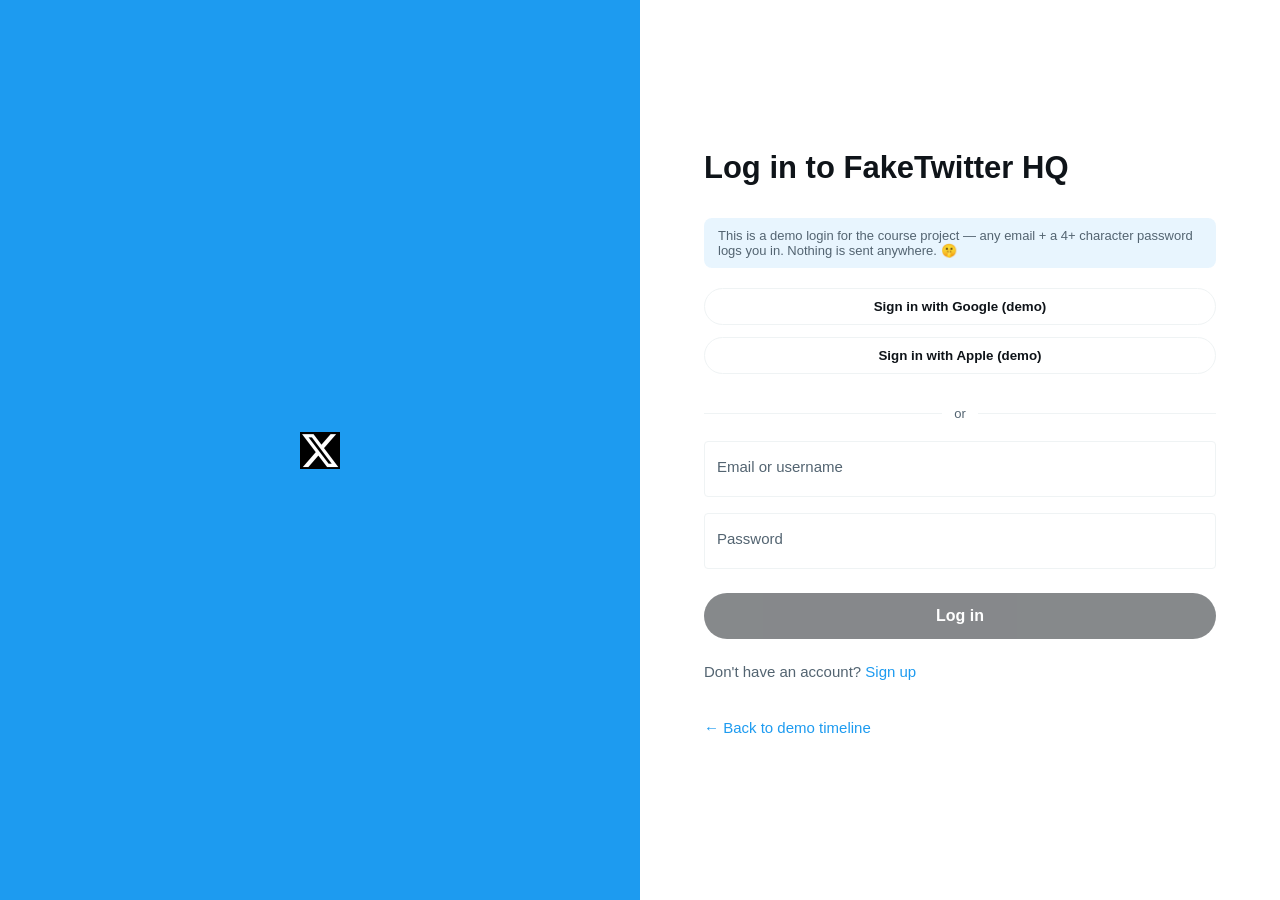
<file: login.html>
<!DOCTYPE html>
<html lang="en">
<head>
<meta charset="UTF-8">
<meta name="viewport" content="width=device-width, initial-scale=1.0">
<title>Log in / x timeline</title>
<link rel="stylesheet" href="./style.css">
<style>
  .login-wrap {
    min-height: 100vh;
    display: grid;
    grid-template-columns: 1fr 1fr;
  }
  .login-brand {
    background: var(--blue);
    display: flex;
    align-items: center;
    justify-content: center;
  }
  .login-brand svg { width: 220px; height: 220px; color: #fff; }
  .login-panel {
    display: flex;
    flex-direction: column;
    justify-content: center;
    padding: 40px 10%;
  }
  .login-panel .mobile-logo { display: none; color: var(--blue); width: 40px; height: 40px; margin-bottom: 24px; }
  .login-panel h1 { font-size: 31px; margin: 0 0 32px; }
  .field {
    border: 1px solid var(--border);
    border-radius: 4px;
    padding: 14px 12px 0;
    margin-bottom: 16px;
    position: relative;
    height: 56px;
  }
  .field.error { border-color: var(--pink); }
  .field label {
    position: absolute;
    left: 12px;
    top: 16px;
    color: var(--text-secondary);
    font-size: 15px;
    transition: 0.15s ease;
    pointer-events: none;
  }
  .field input {
    width: 100%;
    border: none;
    outline: none;
    background: transparent;
    color: var(--text);
    font-size: 17px;
    padding-top: 8px;
  }
  .field input:focus ~ label,
  .field input:not(:placeholder-shown) ~ label {
    top: 6px;
    font-size: 12px;
    color: var(--blue);
  }
  .field.error input:focus ~ label, .field.error input:not(:placeholder-shown) ~ label { color: var(--pink); }
  .error-text { color: var(--pink); font-size: 13px; margin: -10px 0 14px; display: none; }
  .error-text.show { display: block; }
  .login-submit {
    background: var(--text);
    color: var(--bg);
    border: none;
    border-radius: var(--radius-full);
    padding: 14px 0;
    font-weight: 700;
    font-size: 16px;
    width: 100%;
    margin-top: 8px;
    opacity: 0.5;
  }
  .login-submit.active { opacity: 1; }
  .divider { display: flex; align-items: center; gap: 12px; margin: 20px 0; color: var(--text-secondary); font-size: 13px; }
  .divider::before, .divider::after { content: ""; flex: 1; height: 1px; background: var(--border); }
  .alt-btn {
    width: 100%;
    padding: 10px 0;
    border-radius: var(--radius-full);
    border: 1px solid var(--border);
    background: transparent;
    color: var(--text);
    font-weight: 600;
    margin-bottom: 12px;
  }
  .alt-btn:hover { background: var(--hover); }
  .signup-line { margin-top: 24px; font-size: 15px; color: var(--text-secondary); }
  .signup-line a { color: var(--blue); }
  .demo-note { background: var(--blue-tint); border-radius: 8px; padding: 10px 14px; font-size: 13px; color: var(--text-secondary); margin-bottom: 20px; }
  @media (max-width: 900px) {
    .login-wrap { grid-template-columns: 1fr; }
    .login-brand { display: none; }
    .login-panel .mobile-logo { display: block; }
    .login-panel { padding: 40px 24px; }
  }
</style>
</head>
<body>

<div class="login-wrap">
  <div class="login-brand">
    <img src="./images/download.png" alt="Twitter logo" style="width: 40px; height: 40px; object-fit: contain;">
  </div>

  <div class="login-panel">
    <img class="mobile-logo" src="./images/download.png" alt="Twitter logo" style="width: 40px; height: 40px; object-fit: contain;">
    <h1>Log in to FakeTwitter HQ</h1>

    <div class="demo-note">This is a demo login for the course project — any email + a 4+ character password logs you in. Nothing is sent anywhere. 🤫</div>

    <button class="alt-btn">Sign in with Google (demo)</button>
    <button class="alt-btn">Sign in with Apple (demo)</button>
    <div class="divider">or</div>

    <form id="loginForm" novalidate>
      <div class="field" id="emailField">
        <input type="text" id="emailInput" placeholder=" " autocomplete="off">
        <label for="emailInput">Email or username</label>
      </div>
      <div class="error-text" id="emailError">Enter an email or username.</div>

      <div class="field" id="passField">
        <input type="password" id="passInput" placeholder=" " autocomplete="off">
        <label for="passInput">Password</label>
      </div>
      <div class="error-text" id="passError">Password must be at least 4 characters.</div>

      <button type="submit" class="login-submit" id="loginSubmit">Log in</button>
    </form>

    <p class="signup-line">Don't have an account? <a href="./signup.html">Sign up</a></p>
    <p class="signup-line"><a href="./index.html">← Back to demo timeline</a></p>
  </div>
</div>

<script>
  const emailInput = document.getElementById("emailInput");
  const passInput = document.getElementById("passInput");
  const submitBtn = document.getElementById("loginSubmit");
  const form = document.getElementById("loginForm");

  function validate() {
    const ok = emailInput.value.trim().length > 0 && passInput.value.length >= 4;
    submitBtn.classList.toggle("active", ok);
    return ok;
  }
  emailInput.addEventListener("input", validate);
  passInput.addEventListener("input", validate);

  form.addEventListener("submit", (e) => {
    e.preventDefault();
    const emailOk = emailInput.value.trim().length > 0;
    const passOk = passInput.value.length >= 4;
    document.getElementById("emailField").classList.toggle("error", !emailOk);
    document.getElementById("emailError").classList.toggle("show", !emailOk);
    document.getElementById("passField").classList.toggle("error", !passOk);
    document.getElementById("passError").classList.toggle("show", !passOk);
    if (emailOk && passOk) {
      localStorage.setItem("ftwitter_user", emailInput.value.trim());
      window.location.href = "index.html";
    }
  });
</script>
</body>
</html>
</file>
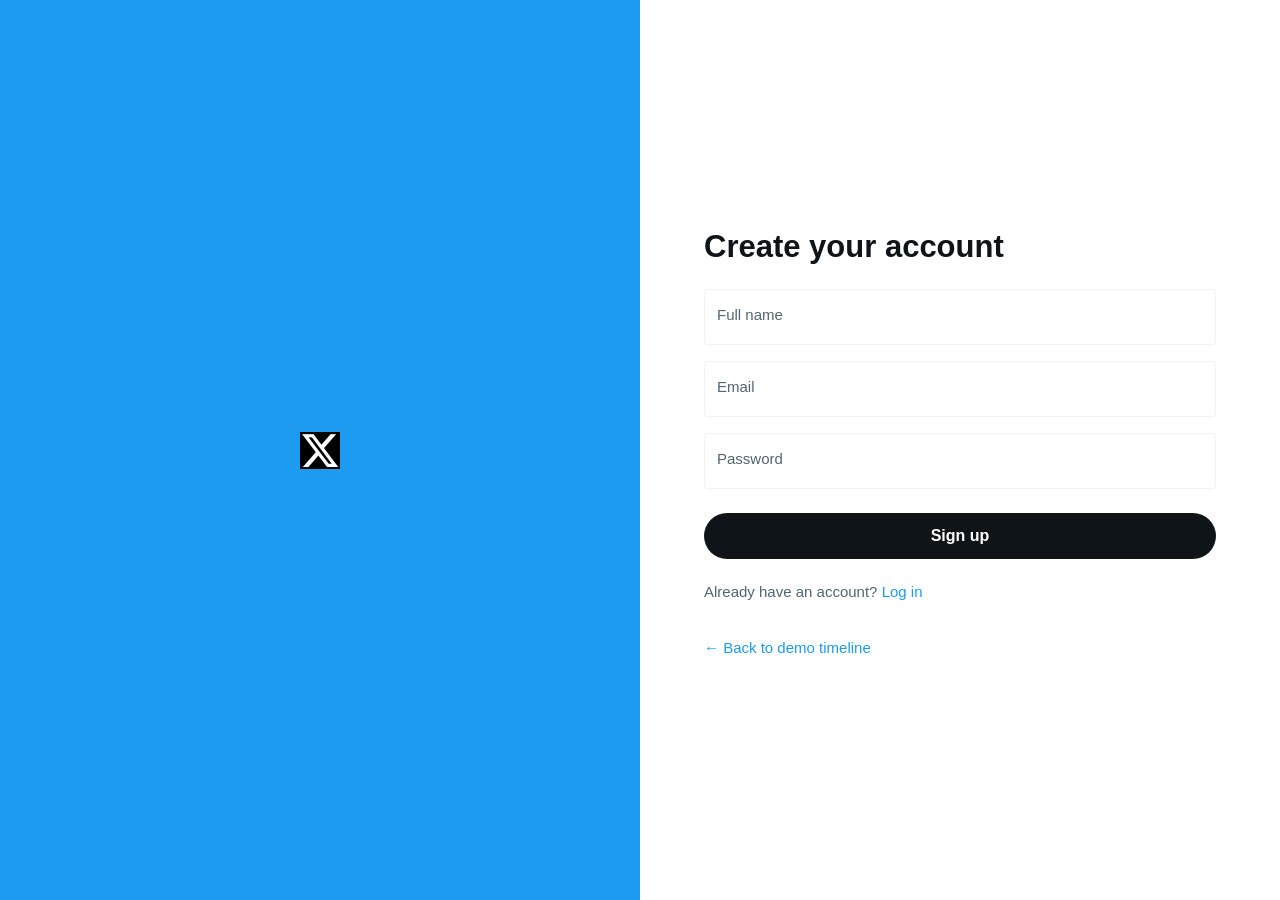
<file: signup.html>
<!DOCTYPE html>
<html lang="en">
<head>
<meta charset="UTF-8">
<meta name="viewport" content="width=device-width, initial-scale=1.0">
<title>Sign up / FakeTwitter HQ</title>
<link rel="stylesheet" href="./style.css">
<style>
  .login-wrap {
    min-height: 100vh;
    display: grid;
    grid-template-columns: 1fr 1fr;
  }
  .login-brand {
    background: var(--blue);
    display: flex;
    align-items: center;
    justify-content: center;
  }
  .login-brand svg { width: 220px; height: 220px; color: #fff; }
  .login-panel {
    display: flex;
    flex-direction: column;
    justify-content: center;
    padding: 40px 10%;
  }
  .login-panel .mobile-logo { display: none; color: var(--blue); width: 40px; height: 40px; margin-bottom: 24px; }
  .login-panel h1 { font-size: 31px; margin: 0 0 24px; }
  .field {
    border: 1px solid var(--border);
    border-radius: 4px;
    padding: 14px 12px 0;
    margin-bottom: 16px;
    position: relative;
    height: 56px;
  }
  .field label {
    position: absolute;
    left: 12px;
    top: 16px;
    color: var(--text-secondary);
    font-size: 15px;
    transition: 0.15s ease;
    pointer-events: none;
  }
  .field input {
    width: 100%;
    border: none;
    outline: none;
    background: transparent;
    color: var(--text);
    font-size: 17px;
    padding-top: 8px;
  }
  .field input:focus ~ label,
  .field input:not(:placeholder-shown) ~ label {
    top: 6px;
    font-size: 12px;
    color: var(--blue);
  }
  .login-submit {
    background: var(--text);
    color: var(--bg);
    border: none;
    border-radius: var(--radius-full);
    padding: 14px 0;
    font-weight: 700;
    font-size: 16px;
    width: 100%;
    margin-top: 8px;
  }
  .signup-line { margin-top: 24px; font-size: 15px; color: var(--text-secondary); }
  .signup-line a { color: var(--blue); }
  @media (max-width: 900px) {
    .login-wrap { grid-template-columns: 1fr; }
    .login-brand { display: none; }
    .login-panel .mobile-logo { display: block; }
    .login-panel { padding: 40px 24px; }
  }
</style>
</head>
<body>
<div class="login-wrap">
  <div class="login-brand">
    <img src="./images/download.png" alt="Twitter logo" style="width: 40px; height: 40px; object-fit: contain;">
  </div>

  <div class="login-panel">
    <img class="mobile-logo" src="./images/download.png" alt="Twitter logo" style="width: 40px; height: 40px; object-fit: contain;">
    <h1>Create your account</h1>

    <form id="signupForm">
      <div class="field">
        <input type="text" id="nameInput" placeholder=" " autocomplete="off" required>
        <label for="nameInput">Full name</label>
      </div>
      <div class="field">
        <input type="email" id="emailInput" placeholder=" " autocomplete="off" required>
        <label for="emailInput">Email</label>
      </div>
      <div class="field">
        <input type="password" id="passInput" placeholder=" " autocomplete="off" required>
        <label for="passInput">Password</label>
      </div>
      <button type="submit" class="login-submit">Sign up</button>
    </form>

    <p class="signup-line">Already have an account? <a href="./login.html">Log in</a></p>
    <p class="signup-line"><a href="./index.html">← Back to demo timeline</a></p>
  </div>
</div>

<script>
  document.getElementById('signupForm').addEventListener('submit', (event) => {
    event.preventDefault();
    localStorage.setItem('ftwitter_user', document.getElementById('emailInput').value.trim());
    window.location.href = 'index.html';
  });
</script>
</body>
</html>
</file>
<file: style.css>
/* ===========================================================
   FakeTwitter HQ — styles.css
   A faithful, responsive Twitter/X timeline clone
   =========================================================== */

:root {
  --blue: #1d9bf0;
  --blue-dark: #1a8cd8;
  --blue-tint: rgba(29, 155, 240, 0.1);
  --green: #00ba7c;
  --pink: #f91880;
  --black: #0f1419;
  --dark-gray: #536471;
  --light-gray: #eff3f4;
  --border: #eff3f4;
  --white: #ffffff;
  --bg: #ffffff;
  --text: #0f1419;
  --text-secondary: #536471;
  --hover: rgba(15, 20, 25, 0.03);
  --sidebar-hover: rgba(15, 20, 25, 0.1);
  --font: -apple-system, BlinkMacSystemFont, "Segoe UI", Roboto, Helvetica, Arial, sans-serif;
  --radius-full: 9999px;
  --radius-lg: 16px;
  --radius-md: 12px;
  --header-h: 53px;
}

[data-theme="dark"] {
  --black: #e7e9ea;
  --dark-gray: #71767b;
  --light-gray: #16181c;
  --border: #2f3336;
  --white: #000000;
  --bg: #000000;
  --text: #e7e9ea;
  --text-secondary: #71767b;
  --hover: rgba(239, 243, 244, 0.03);
  --sidebar-hover: rgba(239, 243, 244, 0.1);
  --blue-tint: rgba(29, 155, 240, 0.15);
}

* { box-sizing: border-box; }

html, body {
  margin: 0;
  padding: 0;
  font-family: var(--font);
  background: var(--bg);
  color: var(--text);
  min-height: 100vh;
  transition: background 0.2s ease, color 0.2s ease;
}

body {
  overflow-x: hidden;
}

a { text-decoration: none; color: inherit; }
button { font-family: inherit; cursor: pointer; }
ul { list-style: none; margin: 0; padding: 0; }
img { max-width: 100%; display: block; }

/* Scrollbar */
::-webkit-scrollbar { width: 10px; }
::-webkit-scrollbar-thumb { background: transparent; }
:hover::-webkit-scrollbar-thumb { background: var(--border); border-radius: 10px; }

/* ===========================================================
   LAYOUT — 3 column grid, collapses responsively
   =========================================================== */
.app {
  display: grid;
  grid-template-columns: 275px minmax(0, 600px) 350px;
  max-width: 1290px;
  margin: 0 auto;
  min-height: 100vh;
}

@media (max-width: 1265px) {
  .app { grid-template-columns: 88px minmax(0, 600px) 350px; }
}

@media (max-width: 1000px) {
  .app { grid-template-columns: 88px minmax(0, 1fr); }
  .right-sidebar { display: none; }
}

@media (max-width: 688px) {
  .app { grid-template-columns: minmax(0, 1fr); }
  .left-sidebar { display: none; }
}

/* ===========================================================
   LEFT SIDEBAR
   =========================================================== */
.left-sidebar {
  border-right: 1px solid var(--border);
  display: flex;
  flex-direction: column;
  justify-content: space-between;
  padding: 4px 8px 4px 12px;
  height: 100vh;
  position: sticky;
  top: 0;
}

.logo {
  width: 50px;
  height: 50px;
  display: flex;
  align-items: center;
  justify-content: center;
  border-radius: var(--radius-full);
  color: var(--blue);
  margin-bottom: 4px;
}
.logo:hover { background: var(--blue-tint); }
.logo img { width: 28px; height: 28px; object-fit: contain; display: block; }

.nav-list { display: flex; flex-direction: column; gap: 2px; margin-top: 4px; }

.nav-item {
  display: flex;
  align-items: center;
  gap: 20px;
  padding: 12px;
  border-radius: var(--radius-full);
  font-size: 20px;
  width: fit-content;
  max-width: 100%;
  transition: background 0.15s ease;
}
.nav-item:hover { background: var(--sidebar-hover); }
.nav-item svg { width: 26px; height: 26px; flex-shrink: 0; }
.nav-item span { white-space: nowrap; }
.nav-item.active { font-weight: 800; }

.nav-item .badge {
  background: var(--blue);
  color: #fff;
  font-size: 11px;
  font-weight: 700;
  border-radius: var(--radius-full);
  padding: 0 6px;
  min-width: 18px;
  height: 18px;
  display: inline-flex;
  align-items: center;
  justify-content: center;
  margin-left: 6px;
}

.tweet-btn-main {
  background: var(--blue);
  color: #fff;
  border: none;
  border-radius: var(--radius-full);
  width: 90%;
  padding: 15px 0;
  font-size: 17px;
  font-weight: 700;
  margin-top: 16px;
  transition: background 0.15s ease;
}
.tweet-btn-main:hover { background: var(--blue-dark); }

@media (max-width: 1265px) {
  .nav-item span, .logo-text { display: none; }
  .nav-item { justify-content: center; width: 50px; }
  .tweet-btn-main { width: 50px; height: 50px; padding: 0; border-radius: var(--radius-full); position: relative; }
  .tweet-btn-main .full-label { display: none; }
  .tweet-btn-main .icon-label { display: inline-flex !important; }
}
.tweet-btn-main .icon-label { display: none; }

.profile-card {
  display: flex;
  align-items: center;
  gap: 10px;
  padding: 12px;
  border-radius: var(--radius-full);
  margin-top: 8px;
}
.profile-card:hover { background: var(--sidebar-hover); }
.profile-card .names { flex: 1; min-width: 0; }
.profile-card .names .name { font-weight: 700; font-size: 15px; white-space: nowrap; overflow: hidden; text-overflow: ellipsis; }
.profile-card .names .handle { color: var(--text-secondary); font-size: 15px; }
@media (max-width: 1265px) { .profile-card .names, .profile-card .more-icon { display: none; } }

.avatar {
  border-radius: var(--radius-full);
  flex-shrink: 0;
  display: flex;
  align-items: center;
  justify-content: center;
  font-weight: 700;
  color: #fff;
  background: linear-gradient(135deg, var(--blue), #7856ff);
}

/* ===========================================================
   MAIN TIMELINE
   =========================================================== */
.main {
  border-right: 1px solid var(--border);
  min-height: 100vh;
}

.main-header {
  position: sticky;
  top: 0;
  z-index: 10;
  background: color-mix(in srgb, var(--bg) 85%, transparent);
  backdrop-filter: blur(12px);
  border-bottom: 1px solid var(--border);
  display: flex;
  align-items: center;
  justify-content: space-between;
  height: var(--header-h);
  padding: 0 16px;
}
.main-header h2 { font-size: 20px; margin: 0; font-weight: 800; }
.main-header .back-btn { display: none; }
@media (max-width: 688px) {
  .main-header .back-btn { display: flex; align-items:center; justify-content:center; width: 34px; height: 34px; border-radius: 50%; }
  .main-header .back-btn:hover { background: var(--hover); }
}

.tabs { display: flex; }
.tab {
  flex: 1;
  text-align: center;
  padding: 16px 0;
  font-weight: 600;
  color: var(--text-secondary);
  position: relative;
  transition: background 0.15s ease;
}
.tab:hover { background: var(--hover); }
.tab.active { color: var(--text); font-weight: 800; }
.tab.active::after {
  content: "";
  position: absolute;
  bottom: 0;
  left: 50%;
  transform: translateX(-50%);
  width: 56px;
  height: 4px;
  background: var(--blue);
  border-radius: 4px;
}

/* Compose box */
.composer {
  display: flex;
  gap: 12px;
  padding: 12px 16px;
  border-bottom: 1px solid var(--border);
}
.composer .avatar { width: 48px; height: 48px; font-size: 17px; }
.composer-body { flex: 1; min-width: 0; }
.composer textarea {
  width: 100%;
  border: none;
  outline: none;
  resize: none;
  background: transparent;
  color: var(--text);
  font-size: 20px;
  font-family: inherit;
  min-height: 52px;
  padding-top: 10px;
}
.composer textarea::placeholder { color: var(--text-secondary); }

.composer-footer {
  display: flex;
  align-items: center;
  justify-content: space-between;
  border-top: 1px solid var(--border);
  padding-top: 10px;
  margin-top: 8px;
}
.composer-icons { display: flex; gap: 2px; }
.icon-btn {
  width: 34px; height: 34px;
  display: flex; align-items: center; justify-content: center;
  border-radius: 50%;
  color: var(--blue);
  background: none; border: none;
}
.icon-btn:hover { background: var(--blue-tint); }
.icon-btn svg { width: 20px; height: 20px; }

.composer-submit {
  background: var(--blue);
  color: #fff;
  border: none;
  border-radius: var(--radius-full);
  padding: 8px 18px;
  font-weight: 700;
  font-size: 15px;
  opacity: 0.5;
  pointer-events: none;
  transition: background 0.15s ease, opacity 0.15s ease;
}
.composer-submit.active { opacity: 1; pointer-events: auto; }
.composer-submit:hover.active { background: var(--blue-dark); }

/* Tweet feed */
.tweet {
  display: flex;
  gap: 12px;
  padding: 12px 16px;
  border-bottom: 1px solid var(--border);
  transition: background 0.1s ease;
  animation: fadeIn 0.4s ease;
}
.tweet:hover { background: var(--hover); }
@keyframes fadeIn { from { opacity: 0; transform: translateY(6px);} to { opacity:1; transform: translateY(0);} }

.tweet .avatar { width: 40px; height: 40px; font-size: 14px; }
.tweet-content { flex: 1; min-width: 0; }
.tweet-head { display: flex; align-items: center; gap: 4px; flex-wrap: wrap; }
.tweet-head .name { font-weight: 700; font-size: 15px; }
.tweet-head .handle, .tweet-head .dot, .tweet-head .time { color: var(--text-secondary); font-size: 15px; }
.tweet-head .verified { width: 16px; height: 16px; color: var(--blue); flex-shrink: 0; }
.tweet-more { margin-left: auto; color: var(--text-secondary); width: 30px; height: 30px; border-radius: 50%; display:flex; align-items:center; justify-content:center; flex-shrink:0; }
.tweet-more:hover { background: var(--blue-tint); color: var(--blue); }

.tweet-text { font-size: 15px; line-height: 20px; margin: 2px 0 8px; white-space: pre-wrap; word-wrap: break-word; }
.tweet-text .hashtag, .tweet-text .mention { color: var(--blue); }

.tweet-media {
  border-radius: var(--radius-lg);
  overflow: hidden;
  border: 1px solid var(--border);
  margin-bottom: 8px;
  max-height: 400px;
}
.tweet-media img { width: 100%; height: 100%; object-fit: cover; }

.tweet-actions {
  display: flex;
  justify-content: space-between;
  max-width: 425px;
  margin-top: 4px;
}
.action-btn {
  display: flex;
  align-items: center;
  gap: 4px;
  color: var(--text-secondary);
  background: none;
  border: none;
  font-size: 13px;
  padding: 6px 8px;
  border-radius: var(--radius-full);
  transition: background 0.15s ease, color 0.15s ease;
}
.action-btn svg { width: 18px; height: 18px; }
.action-btn.reply:hover { color: var(--blue); background: var(--blue-tint); }
.action-btn.retweet:hover { color: var(--green); background: rgba(0,186,124,0.1); }
.action-btn.retweet.active { color: var(--green); }
.action-btn.like:hover { color: var(--pink); background: rgba(249,24,128,0.1); }
.action-btn.like.active { color: var(--pink); }
.action-btn.like.active svg { fill: var(--pink); }
.action-btn.share:hover { color: var(--blue); background: var(--blue-tint); }

/* ===========================================================
   RIGHT SIDEBAR
   =========================================================== */
.right-sidebar {
  padding: 8px 0 8px 16px;
  height: 100vh;
  overflow-y: auto;
  position: sticky;
  top: 0;
}
.search-box {
  display: flex;
  align-items: center;
  gap: 12px;
  background: var(--light-gray);
  border-radius: var(--radius-full);
  padding: 12px 16px;
  margin-bottom: 16px;
  border: 1px solid transparent;
}
.search-box:focus-within { background: var(--bg); border-color: var(--blue); }
.search-box svg { width: 18px; height: 18px; color: var(--text-secondary); flex-shrink: 0; }
.search-box input { border: none; outline: none; background: transparent; color: var(--text); font-size: 15px; width: 100%; }

.widget {
  background: var(--light-gray);
  border-radius: var(--radius-lg);
  margin-bottom: 16px;
  overflow: hidden;
}
.widget h3 { font-size: 20px; font-weight: 800; padding: 12px 16px 0; margin: 0 0 8px; }
.trend-item, .follow-item {
  padding: 10px 16px;
  display: flex;
  flex-direction: column;
  gap: 2px;
  transition: background 0.15s ease;
  cursor: pointer;
}
.trend-item:hover, .follow-item:hover { background: rgba(15,20,25,0.06); }
.trend-item .meta { font-size: 13px; color: var(--text-secondary); }
.trend-item .tag { font-weight: 700; font-size: 15px; }
.trend-item .count { font-size: 13px; color: var(--text-secondary); }

.follow-item { flex-direction: row; align-items: center; gap: 10px; }
.follow-item .avatar { width: 40px; height: 40px; font-size: 14px; }
.follow-item .info { flex: 1; min-width: 0; }
.follow-item .info .name { font-weight: 700; font-size: 15px; white-space: nowrap; overflow: hidden; text-overflow: ellipsis; }
.follow-item .info .handle { font-size: 13px; color: var(--text-secondary); }
.follow-btn {
  background: var(--text);
  color: var(--bg);
  border: none;
  border-radius: var(--radius-full);
  padding: 6px 14px;
  font-weight: 700;
  font-size: 13px;
  flex-shrink: 0;
}
.follow-btn.following { background: transparent; border: 1px solid var(--border); color: var(--text); }

.show-more { display: block; padding: 12px 16px; color: var(--blue); font-size: 15px; }
.show-more:hover { background: rgba(15,20,25,0.06); }

.footer-links {
  font-size: 13px;
  color: var(--text-secondary);
  padding: 0 16px;
  display: flex;
  flex-wrap: wrap;
  gap: 8px;
}
.footer-links a:hover { text-decoration: underline; }

/* ===========================================================
   MOBILE BOTTOM NAV
   =========================================================== */
.mobile-nav {
  display: none;
}
@media (max-width: 688px) {
  .mobile-nav {
    display: flex;
    position: fixed;
    bottom: 0; left: 0; right: 0;
    background: color-mix(in srgb, var(--bg) 90%, transparent);
    backdrop-filter: blur(12px);
    border-top: 1px solid var(--border);
    justify-content: space-around;
    padding: 4px 0;
    z-index: 20;
  }
  .mobile-nav a { padding: 10px 18px; border-radius: 50%; }
  .mobile-nav a svg { width: 24px; height: 24px; }
  .mobile-nav a:hover { background: var(--hover); }
  .main { padding-bottom: 56px; }
  .fab {
    display: flex !important;
  }
}

.fab {
  display: none;
  position: fixed;
  bottom: 70px;
  right: 16px;
  width: 56px;
  height: 56px;
  border-radius: 50%;
  background: var(--blue);
  color: #fff;
  align-items: center;
  justify-content: center;
  box-shadow: 0 4px 12px rgba(0,0,0,0.2);
  border: none;
  z-index: 20;
}
.fab svg { width: 26px; height: 26px; }

/* ===========================================================
   TWEET MODAL (Cursor feature #1)
   =========================================================== */
.modal-overlay {
  position: fixed;
  inset: 0;
  background: rgba(91, 112, 131, 0.4);
  display: none;
  align-items: flex-start;
  justify-content: center;
  z-index: 100;
  padding-top: 50px;
}
.modal-overlay.open { display: flex; animation: overlayIn 0.15s ease; }
@keyframes overlayIn { from { opacity: 0; } to { opacity: 1; } }

.modal {
  background: var(--bg);
  border-radius: var(--radius-lg);
  width: 600px;
  max-width: 92vw;
  padding: 12px 0;
  animation: modalIn 0.15s ease;
}
@keyframes modalIn { from { transform: scale(0.95); opacity: 0;} to { transform: scale(1); opacity: 1;} }
.modal-close {
  width: 34px; height: 34px;
  border-radius: 50%;
  display: flex; align-items: center; justify-content: center;
  margin: 0 8px 8px;
  background: none; border: none;
  color: var(--text);
}
.modal-close:hover { background: var(--hover); }
.modal-close svg { width: 18px; height: 18px; }
.modal .composer { border-bottom: none; padding: 12px 16px 0; }
.modal .composer-footer { padding: 10px 16px 4px; }
.modal .composer textarea { font-size: 22px; }
.modal-reply-note { padding: 0 16px 8px 68px; color: var(--text-secondary); font-size: 14px; }

/* ===========================================================
   EXPLORE PAGE (Cursor feature #2)
   =========================================================== */
.explore-search {
  padding: 8px 16px 12px;
  border-bottom: 1px solid var(--border);
}
.explore-tabs { display: flex; overflow-x: auto; border-bottom: 1px solid var(--border); }
.explore-category {
  padding: 20px 16px;
  font-weight: 700;
  color: var(--text-secondary);
  white-space: nowrap;
  border-bottom: 3px solid transparent;
}
.explore-category.active { color: var(--text); border-color: var(--blue); }
.explore-category:hover { background: var(--hover); }

.trending-hero {
  padding: 12px 16px;
  border-bottom: 8px solid var(--light-gray);
}
.trending-hero h2 { font-size: 20px; }

/* Dark mode toggle in sidebar */
.theme-toggle {
  display: flex;
  align-items: center;
  justify-content: space-between;
  gap: 8px;
  padding: 10px 12px;
  border-radius: var(--radius-full);
}
.theme-toggle:hover { background: var(--sidebar-hover); }
.switch {
  position: relative;
  width: 40px;
  height: 22px;
  flex-shrink: 0;
}
.switch input { opacity: 0; width: 0; height: 0; }
.slider {
  position: absolute;
  cursor: pointer;
  inset: 0;
  background: var(--border);
  border-radius: 22px;
  transition: 0.2s;
}
.slider::before {
  content: "";
  position: absolute;
  height: 16px; width: 16px;
  left: 3px; bottom: 3px;
  background: #fff;
  border-radius: 50%;
  transition: 0.2s;
}
input:checked + .slider { background: var(--blue); }
input:checked + .slider::before { transform: translateX(18px); }

/* Toast (for like/retweet/tweet-sent feedback) */
.toast {
  position: fixed;
  bottom: 24px;
  left: 50%;
  transform: translateX(-50%) translateY(20px);
  background: var(--text);
  color: var(--bg);
  padding: 12px 20px;
  border-radius: var(--radius-md);
  font-size: 15px;
  font-weight: 600;
  opacity: 0;
  pointer-events: none;
  transition: 0.25s ease;
  z-index: 200;
}
.toast.show { opacity: 1; transform: translateX(-50%) translateY(0); }

.hidden { display: none !important; }

.loading-spinner {
  border: 3px solid var(--border);
  border-top-color: var(--blue);
  border-radius: 50%;
  width: 32px;
  height: 32px;
  animation: spin 0.7s linear infinite;
  margin: 40px auto;
}
@keyframes spin { to { transform: rotate(360deg); } }
</file>
